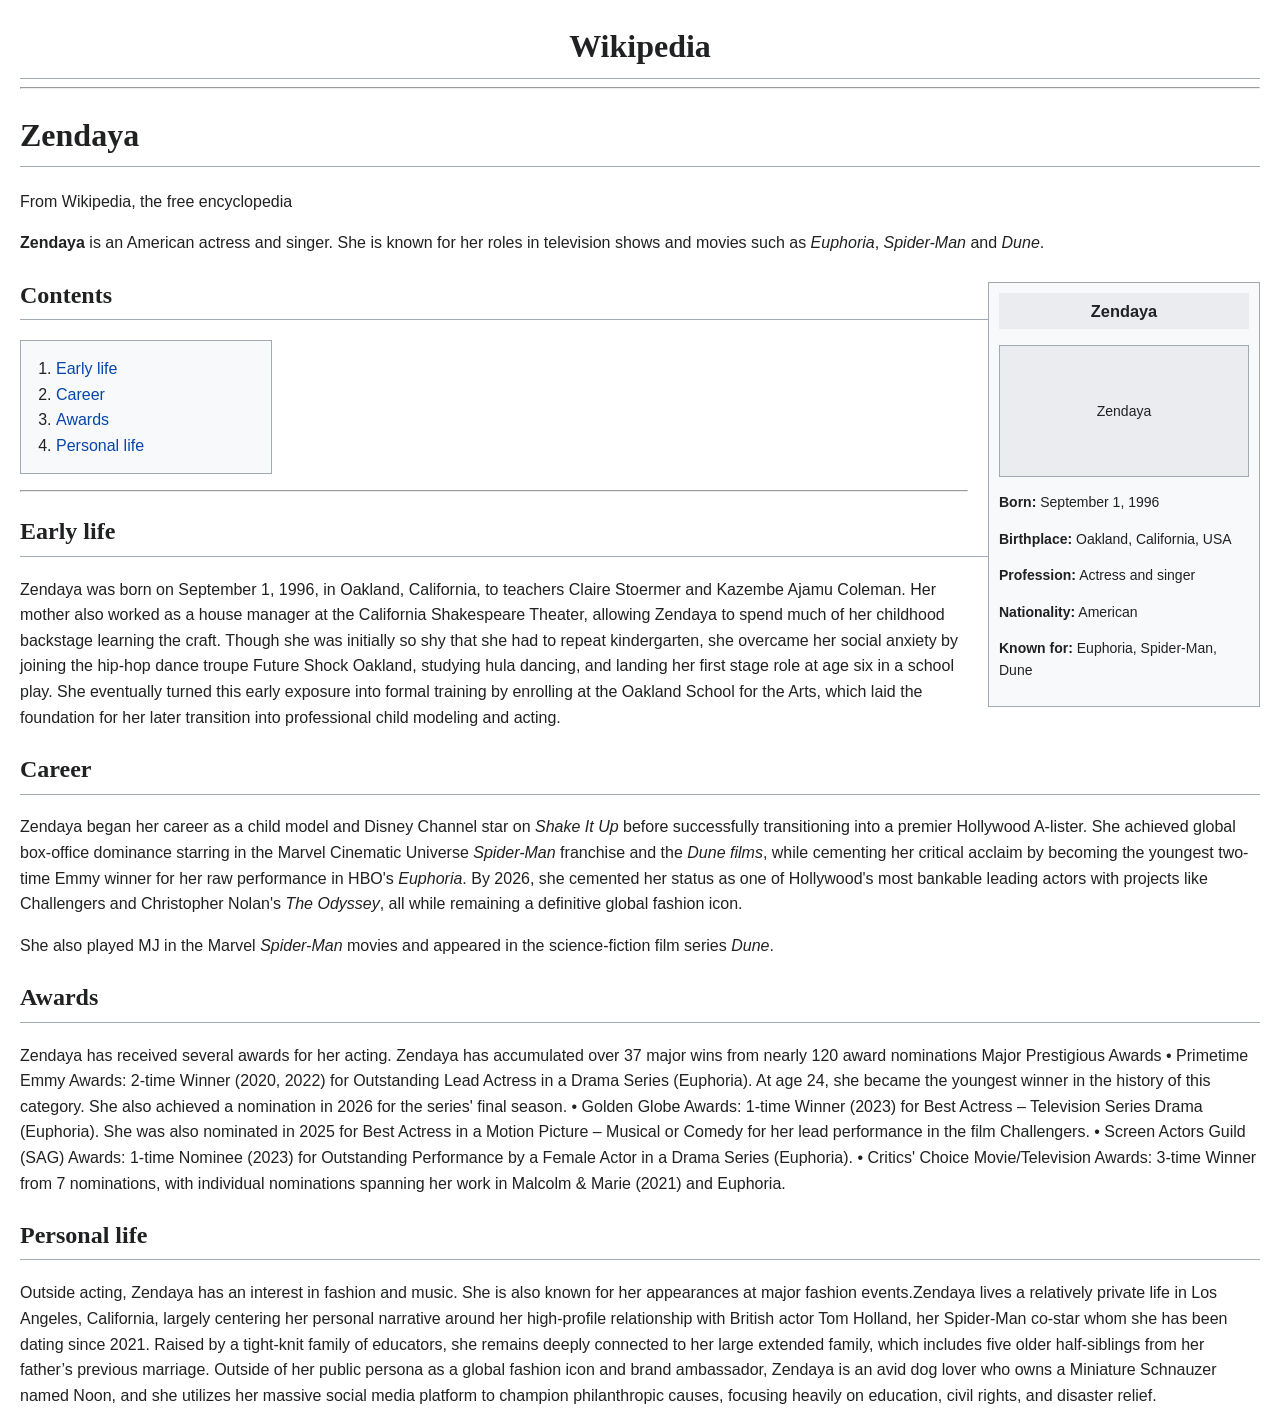
<file: index.html>
<!DOCTYPE html>
<html>
<head>
    <title>Zendaya - Wikipedia</title>
    <link rel="stylesheet" href="./style.css">
</head>

<body>

    <header>
        <h1>Wikipedia</h1>
    </header>

    <hr>

    <h1>Zendaya</h1>

    <p>From Wikipedia, the free encyclopedia</p>

    <p>
        <b>Zendaya</b> is an American actress and singer.
        She is known for her roles in television shows and
        movies such as <i>Euphoria</i>, <i>Spider-Man</i>
        and <i>Dune</i>.
    </p>

    <div class="infobox">
        <h3>Zendaya</h3>
        <div class="photo">
            
            <p>Zendaya</p>
        </div>

        <p><b>Born:</b> September 1, 1996</p>
        <p><b>Birthplace:</b> Oakland, California, USA</p>
        <p><b>Profession:</b> Actress and singer</p>
        <p><b>Nationality:</b> American</p>
        <p><b>Known for:</b> Euphoria, Spider-Man, Dune</p>
    </div>

    <h2>Contents</h2>

    <ol>
        <li><a href="#early-life">Early life</a></li>
        <li><a href="#career">Career</a></li>
        <li><a href="#awards">Awards</a></li>
        <li><a href="#personal-life">Personal life</a></li>
    </ol>

    <hr>

    <h2 id="early-life">Early life</h2>

    <p>
        Zendaya was born on September 1, 1996, in Oakland, California,
         to teachers Claire Stoermer and Kazembe Ajamu Coleman. Her mother also 
         worked as a house manager at the California Shakespeare Theater, allowing 
         Zendaya to spend much of her childhood backstage learning the craft. Though 
         she was initially so shy that she had to repeat kindergarten, she overcame 
         her social anxiety by joining the hip-hop dance troupe Future Shock Oakland,
         studying hula dancing, and landing her first stage role at age six in a school 
         play. She eventually turned this early exposure into formal training by enrolling
         at the Oakland School for the Arts, which laid the foundation for her later 
         transition into professional child modeling and acting.
    </p>

    <h2 id="career">Career</h2>

    <p>
        Zendaya began her career as a child model and Disney Channel star on <i>Shake It Up</i>
         before successfully transitioning into a premier Hollywood A-lister. She achieved 
         global box-office dominance starring in the Marvel Cinematic Universe <i>Spider-Man</i>
         franchise and the <i>Dune films</i>, while cementing her critical acclaim by becoming the
         youngest two-time Emmy winner for her raw performance in HBO's <i>Euphoria</i>. By 2026, 
         she cemented her status as one of Hollywood's most bankable leading actors with 
         projects like Challengers and Christopher Nolan's <i>The Odyssey</i>, all while remaining 
         a definitive global fashion icon.
    </p>

    <p>
        She also played MJ in the Marvel
        <i>Spider-Man</i> movies and appeared in the
        science-fiction film series <i>Dune</i>.
    </p>

    <h2 id="awards">Awards</h2>

    <p>
        Zendaya has received several awards for her acting.
        Zendaya has accumulated over 37 major wins from nearly 120 award nominations
        
Major Prestigious Awards

• Primetime Emmy Awards: 2-time Winner (2020, 2022) for Outstanding Lead Actress in a Drama Series (Euphoria). At age 24, she became the youngest winner in the history of this category. She also achieved a nomination in 2026 for the series' final season.
• Golden Globe Awards: 1-time Winner (2023) for Best Actress – Television Series Drama (Euphoria). She was also nominated in 2025 for Best Actress in a Motion Picture – Musical or Comedy for her lead performance in the film Challengers.
• Screen Actors Guild (SAG) Awards: 1-time Nominee (2023) for Outstanding Performance by a Female Actor in a Drama Series (Euphoria).
• Critics' Choice Movie/Television Awards: 3-time Winner from 7 nominations, with individual nominations spanning her work in Malcolm & Marie (2021) and Euphoria.
    </p>

    <h2 id="personal-life">Personal life</h2>

    <p>
        Outside acting, Zendaya has an interest in fashion
        and music. She is also known for her appearances
        at major fashion events.Zendaya lives a relatively private life in Los Angeles, California, largely centering her personal narrative around her high-profile relationship with British actor Tom Holland, her Spider-Man co-star whom she has been dating since 2021. Raised by a tight-knit family of educators, she remains deeply connected to her large extended family, which includes five older half-siblings from her father’s previous marriage. Outside of her public persona as a global fashion icon and brand ambassador, Zendaya is an avid dog lover who owns a Miniature Schnauzer named Noon, and she utilizes her massive social media platform to champion philanthropic causes, focusing heavily on education, civil rights, and disaster relief.
    </p>


</body>
</html>
</file>
<file: style.css>
body {
    font-family: Arial, sans-serif;
    background-color: white;
    color: #202122;
    margin: 20px;
    line-height: 1.6;
}

header {
    text-align: center;
}

header h1 {
    margin-bottom: 0;
    font-family: Georgia, serif;
}

header p {
    margin-top: 0;
    font-size: 13px;
}

h1 {
    font-family: Georgia, serif;
    border-bottom: 1px solid #a2a9b1;
    padding-bottom: 5px;
}

h2 {
    font-family: Georgia, serif;
    border-bottom: 1px solid #a2a9b1;
    padding-bottom: 5px;
}

a {
    color: #0645ad;
    text-decoration: none;
}

a:hover {
    text-decoration: underline;
}

.infobox {
    float: right;
    width: 250px;
    border: 1px solid #a2a9b1;
    background-color: #f8f9fa;
    padding: 10px;
    margin: 10px 0 20px 20px;
    font-size: 14px;
}

.infobox h3 {
    text-align: center;
    background-color: #eaecf0;
    padding: 5px;
    margin-top: 0;
}

.photo {
    height: 130px;
    border: 1px solid #a2a9b1;
    background-color: #eaecf0;
    display: flex;
    align-items: center;
    justify-content: center;
}

ol {
    background-color: #f8f9fa;
    border: 1px solid #a2a9b1;
    width: 200px;
    padding: 15px 15px 15px 35px;
}

footer {
    text-align: center;
    font-size: 12px;
    color: #54595d;
    margin-top: 30px;
    clear: both;
    border-top: 1px solid #a2a9b1;
}

@media (max-width: 600px) {
    .infobox {
        float: none;
        width: auto;
        margin: 15px 0;
    }

    ol {
        width: auto;
    }
}
</file>
